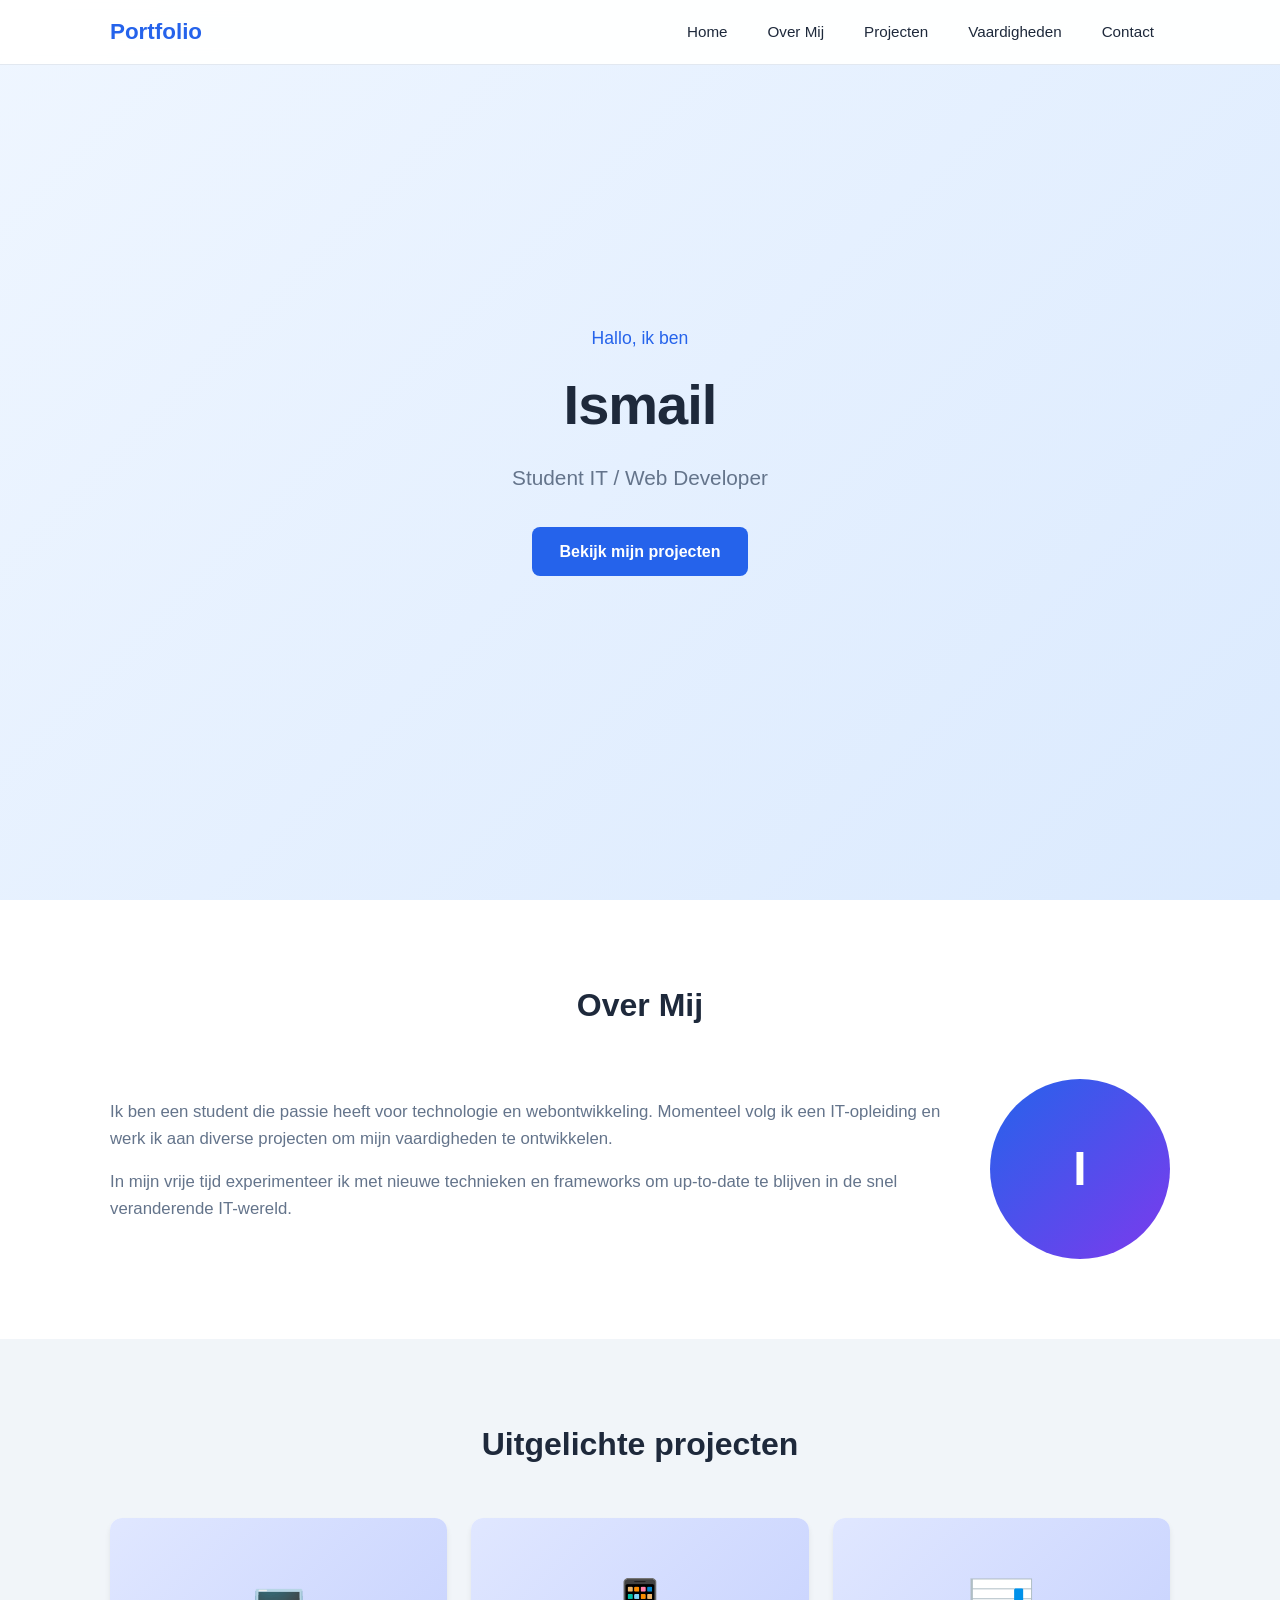
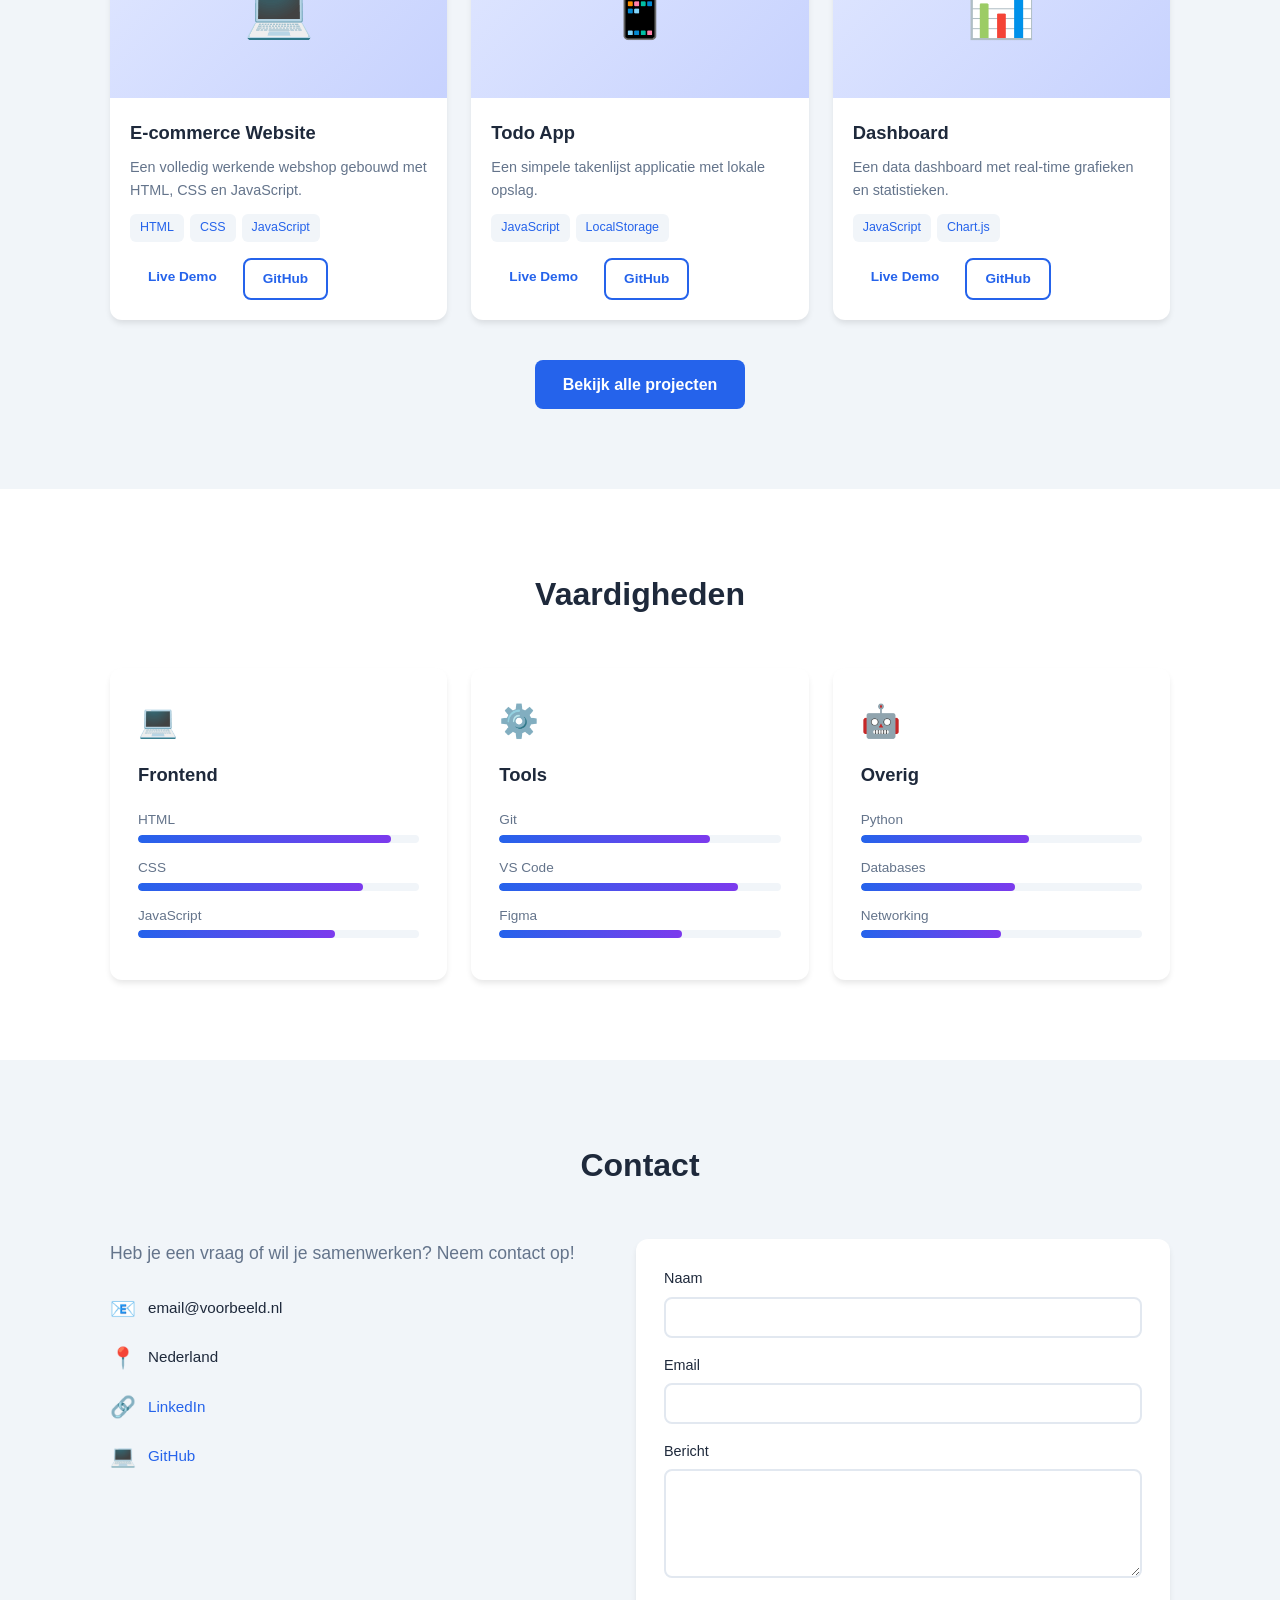
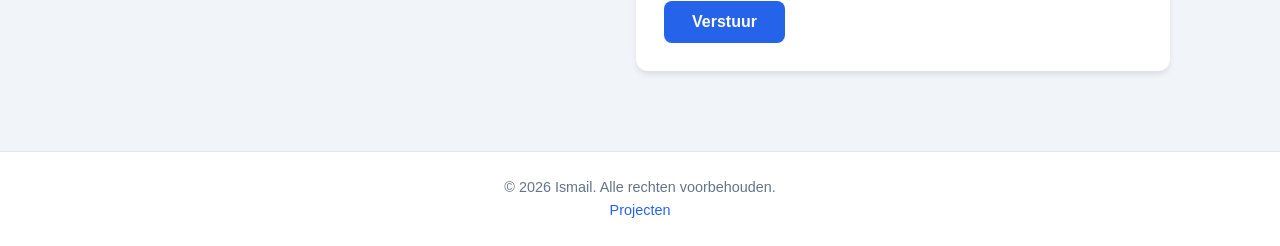
<file: index.html>
<!DOCTYPE html>
<html lang="nl">
<head>
    <meta charset="UTF-8">
    <meta name="viewport" content="width=device-width, initial-scale=1.0">
    <title>Mijn Portfolio</title>
    <link rel="stylesheet" href="style.css">
</head>
<body>

    <nav id="navbar">
        <div class="nav-container">
            <a href="#home" class="logo">Portfolio</a>
            <button class="hamburger" id="hamburger" aria-label="Menu">
                <span></span>
                <span></span>
                <span></span>
            </button>
            <ul class="nav-links" id="navLinks">
                <li><a href="#home">Home</a></li>
                <li><a href="#about">Over Mij</a></li>
                <li><a href="projecten.html">Projecten</a></li>
                <li><a href="#skills">Vaardigheden</a></li>
                <li><a href="#contact">Contact</a></li>
            </ul>
        </div>
    </nav>

    <header id="home" class="hero">
        <div class="hero-content">
            <p class="hero-greeting">Hallo, ik ben</p>
            <h1 class="hero-name">Ismail</h1>
            <p class="hero-title">Student IT / Web Developer</p>
            <a href="projecten.html" class="btn btn-primary">Bekijk mijn projecten</a>
        </div>
    </header>

    <section id="about" class="section">
        <div class="container">
            <h2 class="section-title">Over Mij</h2>
            <div class="about-content">
                <div class="about-text">
                    <p>Ik ben een student die passie heeft voor technologie en webontwikkeling. 
                    Momenteel volg ik een IT-opleiding en werk ik aan diverse projecten om mijn 
                    vaardigheden te ontwikkelen.</p>
                    <p>In mijn vrije tijd experimenteer ik met nieuwe technieken en frameworks 
                    om up-to-date te blijven in de snel veranderende IT-wereld.</p>
                </div>
                <div class="about-image">
                    <div class="placeholder-avatar">I</div>
                </div>
            </div>
        </div>
    </section>

    <section id="projects" class="section section-dark">
        <div class="container">
            <h2 class="section-title">Uitgelichte projecten</h2>
            <div class="projects-grid" id="projectsGrid">

                <div class="project-card" data-category="web">
                    <div class="project-image">
                        <div class="project-placeholder">&#128187;</div>
                    </div>
                    <div class="project-info">
                        <h3>E-commerce Website</h3>
                        <p>Een volledig werkende webshop gebouwd met HTML, CSS en JavaScript.</p>
                        <div class="project-tags">
                            <span class="tag">HTML</span>
                            <span class="tag">CSS</span>
                            <span class="tag">JavaScript</span>
                        </div>
                        <div class="project-links">
                            <a href="#" class="btn btn-small">Live Demo</a>
                            <a href="#" class="btn btn-small btn-outline">GitHub</a>
                        </div>
                    </div>
                </div>

                <div class="project-card" data-category="app">
                    <div class="project-image">
                        <div class="project-placeholder">&#128241;</div>
                    </div>
                    <div class="project-info">
                        <h3>Todo App</h3>
                        <p>Een simpele takenlijst applicatie met lokale opslag.</p>
                        <div class="project-tags">
                            <span class="tag">JavaScript</span>
                            <span class="tag">LocalStorage</span>
                        </div>
                        <div class="project-links">
                            <a href="#" class="btn btn-small">Live Demo</a>
                            <a href="#" class="btn btn-small btn-outline">GitHub</a>
                        </div>
                    </div>
                </div>

                <div class="project-card" data-category="web">
                    <div class="project-image">
                        <div class="project-placeholder">&#128202;</div>
                    </div>
                    <div class="project-info">
                        <h3>Dashboard</h3>
                        <p>Een data dashboard met real-time grafieken en statistieken.</p>
                        <div class="project-tags">
                            <span class="tag">JavaScript</span>
                            <span class="tag">Chart.js</span>
                        </div>
                        <div class="project-links">
                            <a href="#" class="btn btn-small">Live Demo</a>
                            <a href="#" class="btn btn-small btn-outline">GitHub</a>
                        </div>
                    </div>
                </div>

            </div>
            <div class="projects-more">
                <a href="projecten.html" class="btn btn-primary">Bekijk alle projecten</a>
            </div>
        </div>
    </section>

    <section id="skills" class="section">
        <div class="container">
            <h2 class="section-title">Vaardigheden</h2>
            <div class="skills-grid">
                <div class="skill-card">
                    <div class="skill-icon">&#128187;</div>
                    <h3>Frontend</h3>
                    <div class="skill-bars">
                        <div class="skill-bar-item">
                            <span>HTML</span>
                            <div class="skill-bar"><div class="skill-fill" data-width="90"></div></div>
                        </div>
                        <div class="skill-bar-item">
                            <span>CSS</span>
                            <div class="skill-bar"><div class="skill-fill" data-width="80"></div></div>
                        </div>
                        <div class="skill-bar-item">
                            <span>JavaScript</span>
                            <div class="skill-bar"><div class="skill-fill" data-width="70"></div></div>
                        </div>
                    </div>
                </div>
                <div class="skill-card">
                    <div class="skill-icon">&#9881;&#65039;</div>
                    <h3>Tools</h3>
                    <div class="skill-bars">
                        <div class="skill-bar-item">
                            <span>Git</span>
                            <div class="skill-bar"><div class="skill-fill" data-width="75"></div></div>
                        </div>
                        <div class="skill-bar-item">
                            <span>VS Code</span>
                            <div class="skill-bar"><div class="skill-fill" data-width="85"></div></div>
                        </div>
                        <div class="skill-bar-item">
                            <span>Figma</span>
                            <div class="skill-bar"><div class="skill-fill" data-width="65"></div></div>
                        </div>
                    </div>
                </div>
                <div class="skill-card">
                    <div class="skill-icon">&#129302;</div>
                    <h3>Overig</h3>
                    <div class="skill-bars">
                        <div class="skill-bar-item">
                            <span>Python</span>
                            <div class="skill-bar"><div class="skill-fill" data-width="60"></div></div>
                        </div>
                        <div class="skill-bar-item">
                            <span>Databases</span>
                            <div class="skill-bar"><div class="skill-fill" data-width="55"></div></div>
                        </div>
                        <div class="skill-bar-item">
                            <span>Networking</span>
                            <div class="skill-bar"><div class="skill-fill" data-width="50"></div></div>
                        </div>
                    </div>
                </div>
            </div>
        </div>
    </section>

    <section id="contact" class="section section-dark">
        <div class="container">
            <h2 class="section-title">Contact</h2>
            <div class="contact-content">
                <div class="contact-info">
                    <p>Heb je een vraag of wil je samenwerken? Neem contact op!</p>
                    <div class="contact-details">
                        <div class="contact-item">
                            <span class="contact-icon">&#128231;</span>
                            <span>email@voorbeeld.nl</span>
                        </div>
                        <div class="contact-item">
                            <span class="contact-icon">&#128205;</span>
                            <span>Nederland</span>
                        </div>
                        <div class="contact-item">
                            <span class="contact-icon">&#128279;</span>
                            <a href="#">LinkedIn</a>
                        </div>
                        <div class="contact-item">
                            <span class="contact-icon">&#128187;</span>
                            <a href="#">GitHub</a>
                        </div>
                    </div>
                </div>
                <form class="contact-form" id="contactForm">
                    <div class="form-group">
                        <label for="name">Naam</label>
                        <input type="text" id="name" name="name" required>
                    </div>
                    <div class="form-group">
                        <label for="email">Email</label>
                        <input type="email" id="email" name="email" required>
                    </div>
                    <div class="form-group">
                        <label for="message">Bericht</label>
                        <textarea id="message" name="message" rows="5" required></textarea>
                    </div>
                    <button type="submit" class="btn btn-primary">Verstuur</button>
                </form>
            </div>
        </div>
    </section>

    <footer class="footer">
        <div class="container">
            <p>&copy; 2026 Ismail. Alle rechten voorbehouden.</p>
            <a href="projecten.html">Projecten</a>
        </div>
    </footer>

    <button id="scrollTop" class="scroll-top" aria-label="Naar boven">&#8593;</button>

    <script src="script.js"></script>
</body>
</html>
</file>
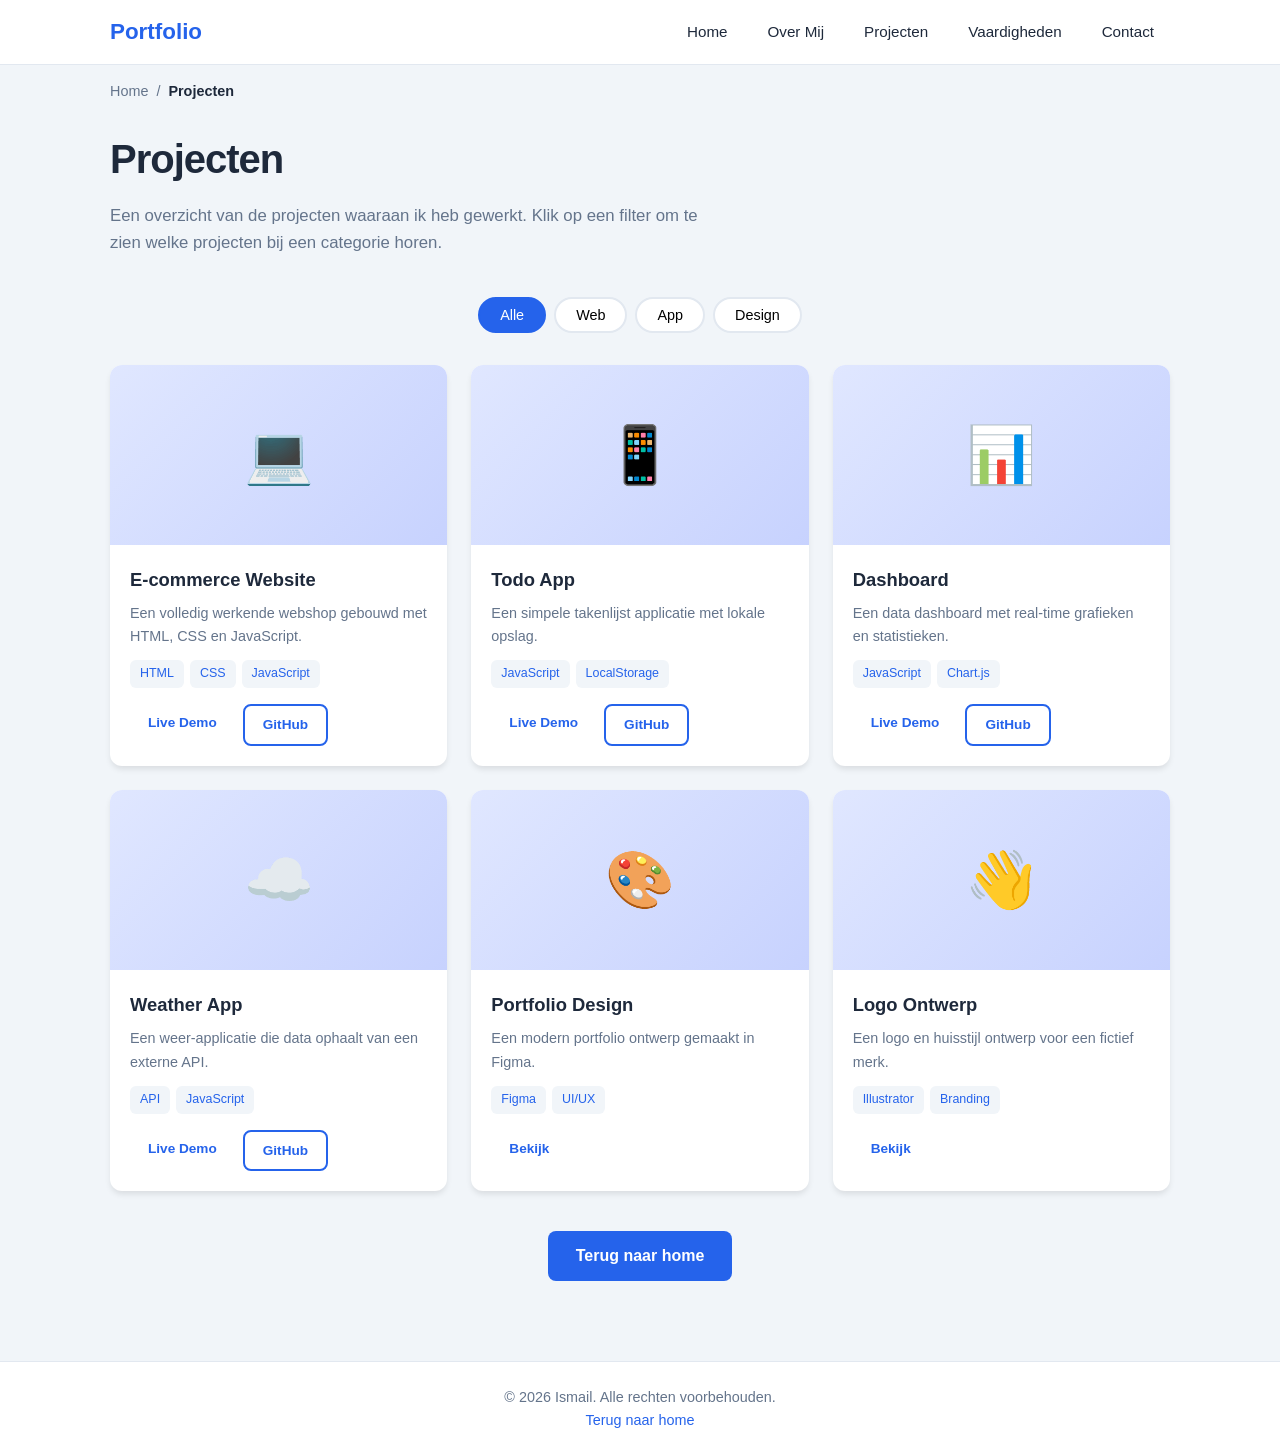
<file: projecten.html>
<!DOCTYPE html>
<html lang="nl">
<head>
    <meta charset="UTF-8">
    <meta name="viewport" content="width=device-width, initial-scale=1.0">
    <title>Projecten - Mijn Portfolio</title>
    <link rel="stylesheet" href="style.css">
</head>
<body>

    <nav id="navbar">
        <div class="nav-container">
            <a href="index.html#home" class="logo">Portfolio</a>
            <button class="hamburger" id="hamburger" aria-label="Menu">
                <span></span>
                <span></span>
                <span></span>
            </button>
            <ul class="nav-links" id="navLinks">
                <li><a href="index.html#home">Home</a></li>
                <li><a href="index.html#about">Over Mij</a></li>
                <li><a href="projecten.html">Projecten</a></li>
                <li><a href="index.html#skills">Vaardigheden</a></li>
                <li><a href="index.html#contact">Contact</a></li>
            </ul>
        </div>
    </nav>

    <section id="projects" class="section section-dark">
        <div class="container">
            <nav class="breadcrumb" aria-label="Kruimelpad">
                <a href="index.html#home">Home</a>
                <span class="breadcrumb-separator">/</span>
                <span class="breadcrumb-current" aria-current="page">Projecten</span>
            </nav>

            <h1 class="page-title">Projecten</h1>
            <p class="page-intro">Een overzicht van de projecten waaraan ik heb gewerkt.
            Klik op een filter om te zien welke projecten bij een categorie horen.</p>

            <div class="project-filters">
                <button class="filter-btn active" data-filter="all">Alle</button>
                <button class="filter-btn" data-filter="web">Web</button>
                <button class="filter-btn" data-filter="app">App</button>
                <button class="filter-btn" data-filter="design">Design</button>
            </div>

            <div class="projects-grid" id="projectsGrid">

                <div class="project-card" data-category="web">
                    <div class="project-image">
                        <div class="project-placeholder">&#128187;</div>
                    </div>
                    <div class="project-info">
                        <h3>E-commerce Website</h3>
                        <p>Een volledig werkende webshop gebouwd met HTML, CSS en JavaScript.</p>
                        <div class="project-tags">
                            <span class="tag">HTML</span>
                            <span class="tag">CSS</span>
                            <span class="tag">JavaScript</span>
                        </div>
                        <div class="project-links">
                            <a href="#" class="btn btn-small">Live Demo</a>
                            <a href="#" class="btn btn-small btn-outline">GitHub</a>
                        </div>
                    </div>
                </div>

                <div class="project-card" data-category="app">
                    <div class="project-image">
                        <div class="project-placeholder">&#128241;</div>
                    </div>
                    <div class="project-info">
                        <h3>Todo App</h3>
                        <p>Een simpele takenlijst applicatie met lokale opslag.</p>
                        <div class="project-tags">
                            <span class="tag">JavaScript</span>
                            <span class="tag">LocalStorage</span>
                        </div>
                        <div class="project-links">
                            <a href="#" class="btn btn-small">Live Demo</a>
                            <a href="#" class="btn btn-small btn-outline">GitHub</a>
                        </div>
                    </div>
                </div>

                <div class="project-card" data-category="web">
                    <div class="project-image">
                        <div class="project-placeholder">&#128202;</div>
                    </div>
                    <div class="project-info">
                        <h3>Dashboard</h3>
                        <p>Een data dashboard met real-time grafieken en statistieken.</p>
                        <div class="project-tags">
                            <span class="tag">JavaScript</span>
                            <span class="tag">Chart.js</span>
                        </div>
                        <div class="project-links">
                            <a href="#" class="btn btn-small">Live Demo</a>
                            <a href="#" class="btn btn-small btn-outline">GitHub</a>
                        </div>
                    </div>
                </div>

                <div class="project-card" data-category="app">
                    <div class="project-image">
                        <div class="project-placeholder">&#9729;&#65039;</div>
                    </div>
                    <div class="project-info">
                        <h3>Weather App</h3>
                        <p>Een weer-applicatie die data ophaalt van een externe API.</p>
                        <div class="project-tags">
                            <span class="tag">API</span>
                            <span class="tag">JavaScript</span>
                        </div>
                        <div class="project-links">
                            <a href="#" class="btn btn-small">Live Demo</a>
                            <a href="#" class="btn btn-small btn-outline">GitHub</a>
                        </div>
                    </div>
                </div>

                <div class="project-card" data-category="design">
                    <div class="project-image">
                        <div class="project-placeholder">&#127912;</div>
                    </div>
                    <div class="project-info">
                        <h3>Portfolio Design</h3>
                        <p>Een modern portfolio ontwerp gemaakt in Figma.</p>
                        <div class="project-tags">
                            <span class="tag">Figma</span>
                            <span class="tag">UI/UX</span>
                        </div>
                        <div class="project-links">
                            <a href="#" class="btn btn-small">Bekijk</a>
                        </div>
                    </div>
                </div>

                <div class="project-card" data-category="design">
                    <div class="project-image">
                        <div class="project-placeholder">&#128075;</div>
                    </div>
                    <div class="project-info">
                        <h3>Logo Ontwerp</h3>
                        <p>Een logo en huisstijl ontwerp voor een fictief merk.</p>
                        <div class="project-tags">
                            <span class="tag">Illustrator</span>
                            <span class="tag">Branding</span>
                        </div>
                        <div class="project-links">
                            <a href="#" class="btn btn-small">Bekijk</a>
                        </div>
                    </div>
                </div>

            </div>

            <div class="projects-more">
                <a href="index.html#home" class="btn btn-primary">Terug naar home</a>
            </div>
        </div>
    </section>

    <footer class="footer">
        <div class="container">
            <p>&copy; 2026 Ismail. Alle rechten voorbehouden.</p>
            <a href="index.html#home">Terug naar home</a>
        </div>
    </footer>

    <script src="script.js"></script>
</body>
</html>
</file>
<file: style.css>
* {
    margin: 0;
    padding: 0;
    box-sizing: border-box;
}

:root {
    --primary: #2563eb;
    --primary-dark: #1d4ed8;
    --bg: #ffffff;
    --bg-dark: #f1f5f9;
    --text: #1e293b;
    --text-light: #64748b;
    --card-bg: #ffffff;
    --border: #e2e8f0;
    --shadow: 0 4px 6px -1px rgb(0 0 0 / 0.1);
    --radius: 12px;
}

html {
    scroll-behavior: smooth;
}

body {
    font-family: -apple-system, BlinkMacSystemFont, 'Segoe UI', Roboto, sans-serif;
    background: var(--bg);
    color: var(--text);
    line-height: 1.6;
}

.container {
    max-width: 1100px;
    margin: 0 auto;
    padding: 0 20px;
}

a {
    text-decoration: none;
    color: var(--primary);
}

/* --- NAV --- */
#navbar {
    position: fixed;
    top: 0;
    width: 100%;
    background: rgba(255, 255, 255, 0.95);
    backdrop-filter: blur(10px);
    border-bottom: 1px solid var(--border);
    z-index: 1000;
    transition: box-shadow 0.3s;
}

#navbar.scrolled {
    box-shadow: var(--shadow);
}

.nav-container {
    max-width: 1100px;
    margin: 0 auto;
    padding: 0 20px;
    display: flex;
    align-items: center;
    justify-content: space-between;
    height: 64px;
}

.logo {
    font-size: 1.4rem;
    font-weight: 700;
    color: var(--primary);
}

.nav-links {
    display: flex;
    list-style: none;
    gap: 8px;
}

.nav-links a {
    color: var(--text);
    padding: 8px 16px;
    border-radius: 8px;
    transition: background 0.2s;
    font-size: 0.95rem;
}

.nav-links a:hover {
    background: var(--bg-dark);
    color: var(--primary);
}

.hamburger {
    display: none;
    flex-direction: column;
    gap: 5px;
    background: none;
    border: none;
    cursor: pointer;
    padding: 4px;
}

.hamburger span {
    display: block;
    width: 24px;
    height: 2px;
    background: var(--text);
    transition: transform 0.3s;
}

/* --- HERO --- */
.hero {
    min-height: 100vh;
    display: flex;
    align-items: center;
    justify-content: center;
    text-align: center;
    padding: 100px 20px;
    background: linear-gradient(135deg, #eff6ff, #dbeafe);
}

.hero-greeting {
    font-size: 1.1rem;
    color: var(--primary);
    font-weight: 500;
    margin-bottom: 8px;
}

.hero-name {
    font-size: 3.5rem;
    font-weight: 800;
    margin-bottom: 12px;
    letter-spacing: -1px;
}

.hero-title {
    font-size: 1.3rem;
    color: var(--text-light);
    margin-bottom: 32px;
}

/* --- BUTTONS --- */
.btn {
    display: inline-block;
    padding: 12px 28px;
    border-radius: 8px;
    font-weight: 600;
    font-size: 1rem;
    cursor: pointer;
    border: none;
    transition: transform 0.2s, box-shadow 0.2s, background 0.2s;
}

.btn:hover {
    transform: translateY(-2px);
    box-shadow: 0 4px 12px rgb(37 99 235 / 0.3);
}

.btn-primary {
    background: var(--primary);
    color: white;
}

.btn-primary:hover {
    background: var(--primary-dark);
}

.btn-small {
    padding: 8px 18px;
    font-size: 0.85rem;
}

.btn-outline {
    background: transparent;
    border: 2px solid var(--primary);
    color: var(--primary);
}

.btn-outline:hover {
    background: var(--primary);
    color: white;
}

/* --- SECTIONS --- */
.section {
    padding: 80px 0;
}

.section-dark {
    background: var(--bg-dark);
}

.section-title {
    text-align: center;
    font-size: 2rem;
    font-weight: 700;
    margin-bottom: 48px;
}

/* --- ABOUT --- */
.about-content {
    display: flex;
    align-items: center;
    gap: 48px;
}

.about-text {
    flex: 1;
}

.about-text p {
    margin-bottom: 16px;
    color: var(--text-light);
    font-size: 1.05rem;
}

.about-image {
    flex-shrink: 0;
}

.placeholder-avatar {
    width: 180px;
    height: 180px;
    border-radius: 50%;
    background: linear-gradient(135deg, var(--primary), #7c3aed);
    display: flex;
    align-items: center;
    justify-content: center;
    font-size: 3rem;
    font-weight: 700;
    color: white;
}

/* --- PROJECTS --- */
.project-filters {
    display: flex;
    justify-content: center;
    gap: 8px;
    margin-bottom: 32px;
    flex-wrap: wrap;
}

.filter-btn {
    padding: 8px 20px;
    border: 2px solid var(--border);
    background: var(--card-bg);
    border-radius: 24px;
    cursor: pointer;
    font-size: 0.9rem;
    font-weight: 500;
    transition: all 0.2s;
}

.filter-btn.active,
.filter-btn:hover {
    border-color: var(--primary);
    background: var(--primary);
    color: white;
}

.projects-grid {
    display: grid;
    grid-template-columns: repeat(auto-fill, minmax(320px, 1fr));
    gap: 24px;
}

.project-card {
    background: var(--card-bg);
    border-radius: var(--radius);
    overflow: hidden;
    box-shadow: var(--shadow);
    transition: transform 0.3s, box-shadow 0.3s;
}

.project-card:hover {
    transform: translateY(-4px);
    box-shadow: 0 12px 24px rgb(0 0 0 / 0.15);
}

.project-card.hidden {
    display: none;
}

.project-image {
    height: 180px;
    background: linear-gradient(135deg, #e0e7ff, #c7d2fe);
    display: flex;
    align-items: center;
    justify-content: center;
}

.project-placeholder {
    font-size: 3.5rem;
}

.project-info {
    padding: 20px;
}

.project-info h3 {
    font-size: 1.15rem;
    margin-bottom: 8px;
}

.project-info p {
    color: var(--text-light);
    font-size: 0.9rem;
    margin-bottom: 12px;
}

.project-tags {
    display: flex;
    gap: 6px;
    flex-wrap: wrap;
    margin-bottom: 16px;
}

.tag {
    background: var(--bg-dark);
    color: var(--primary);
    padding: 4px 10px;
    border-radius: 6px;
    font-size: 0.78rem;
    font-weight: 500;
}

.project-links {
    display: flex;
    gap: 8px;
}

/* --- BREADCRUMB --- */
.breadcrumb {
    display: flex;
    align-items: center;
    gap: 8px;
    margin-bottom: 24px;
    font-size: 0.9rem;
}

.breadcrumb a {
    color: var(--text-light);
    transition: color 0.2s;
}

.breadcrumb a:hover {
    color: var(--primary);
}

.breadcrumb-separator {
    color: var(--text-light);
}

.breadcrumb-current {
    color: var(--text);
    font-weight: 600;
}

/* --- PAGE HEADER --- */
.page-title {
    font-size: 2.5rem;
    font-weight: 800;
    letter-spacing: -1px;
    margin-bottom: 12px;
}

.page-intro {
    max-width: 620px;
    color: var(--text-light);
    font-size: 1.05rem;
    margin-bottom: 40px;
}

/* --- BACK BUTTON --- */
.projects-more {
    display: flex;
    justify-content: center;
    margin-top: 40px;
}

/* --- SKILLS --- */
.skills-grid {
    display: grid;
    grid-template-columns: repeat(auto-fill, minmax(300px, 1fr));
    gap: 24px;
}

.skill-card {
    background: var(--card-bg);
    border-radius: var(--radius);
    padding: 28px;
    box-shadow: var(--shadow);
}

.skill-icon {
    font-size: 2rem;
    margin-bottom: 12px;
}

.skill-card h3 {
    margin-bottom: 20px;
    font-size: 1.15rem;
}

.skill-bar-item {
    margin-bottom: 14px;
}

.skill-bar-item span {
    font-size: 0.85rem;
    color: var(--text-light);
    margin-bottom: 4px;
    display: block;
}

.skill-bar {
    height: 8px;
    background: var(--bg-dark);
    border-radius: 4px;
    overflow: hidden;
}

.skill-fill {
    height: 100%;
    background: linear-gradient(90deg, var(--primary), #7c3aed);
    border-radius: 4px;
    width: 0;
    transition: width 1s ease-out;
}

/* --- CONTACT --- */
.contact-content {
    display: flex;
    gap: 48px;
    align-items: flex-start;
}

.contact-info {
    flex: 1;
}

.contact-info > p {
    font-size: 1.1rem;
    margin-bottom: 24px;
    color: var(--text-light);
}

.contact-details {
    display: flex;
    flex-direction: column;
    gap: 16px;
}

.contact-item {
    display: flex;
    align-items: center;
    gap: 12px;
    font-size: 0.95rem;
}

.contact-icon {
    font-size: 1.3rem;
}

.contact-form {
    flex: 1;
    background: var(--card-bg);
    padding: 28px;
    border-radius: var(--radius);
    box-shadow: var(--shadow);
}

.form-group {
    margin-bottom: 16px;
}

.form-group label {
    display: block;
    margin-bottom: 6px;
    font-weight: 500;
    font-size: 0.9rem;
}

.form-group input,
.form-group textarea {
    width: 100%;
    padding: 10px 14px;
    border: 2px solid var(--border);
    border-radius: 8px;
    font-size: 0.95rem;
    font-family: inherit;
    transition: border-color 0.2s;
}

.form-group input:focus,
.form-group textarea:focus {
    outline: none;
    border-color: var(--primary);
}

.form-success {
    text-align: center;
    padding: 20px;
    color: #16a34a;
    font-weight: 600;
}

/* --- FOOTER --- */
.footer {
    text-align: center;
    padding: 24px 20px;
    border-top: 1px solid var(--border);
    color: var(--text-light);
    font-size: 0.9rem;
}

/* --- SCROLL TOP --- */
.scroll-top {
    position: fixed;
    bottom: 24px;
    right: 24px;
    width: 44px;
    height: 44px;
    border-radius: 50%;
    background: var(--primary);
    color: white;
    border: none;
    font-size: 1.3rem;
    cursor: pointer;
    opacity: 0;
    visibility: hidden;
    transition: opacity 0.3s, visibility 0.3s, transform 0.2s;
    box-shadow: var(--shadow);
}

.scroll-top.visible {
    opacity: 1;
    visibility: visible;
}

.scroll-top:hover {
    transform: translateY(-2px);
}

/* --- RESPONSIVE --- */
@media (max-width: 768px) {
    .hamburger {
        display: flex;
    }

    .nav-links {
        position: fixed;
        top: 64px;
        left: 0;
        right: 0;
        background: white;
        flex-direction: column;
        padding: 16px 20px;
        gap: 4px;
        border-bottom: 1px solid var(--border);
        transform: translateY(-100%);
        opacity: 0;
        transition: transform 0.3s, opacity 0.3s;
        pointer-events: none;
    }

    .nav-links.open {
        transform: translateY(0);
        opacity: 1;
        pointer-events: all;
    }

    .hero-name {
        font-size: 2.4rem;
    }

    .about-content {
        flex-direction: column-reverse;
        text-align: center;
    }

    .contact-content {
        flex-direction: column;
    }

    .projects-grid {
        grid-template-columns: 1fr;
    }

    .page-title {
        font-size: 2rem;
    }

    .breadcrumb {
        margin-bottom: 16px;
    }

    .skills-grid {
        grid-template-columns: 1fr;
    }
}
</file>
